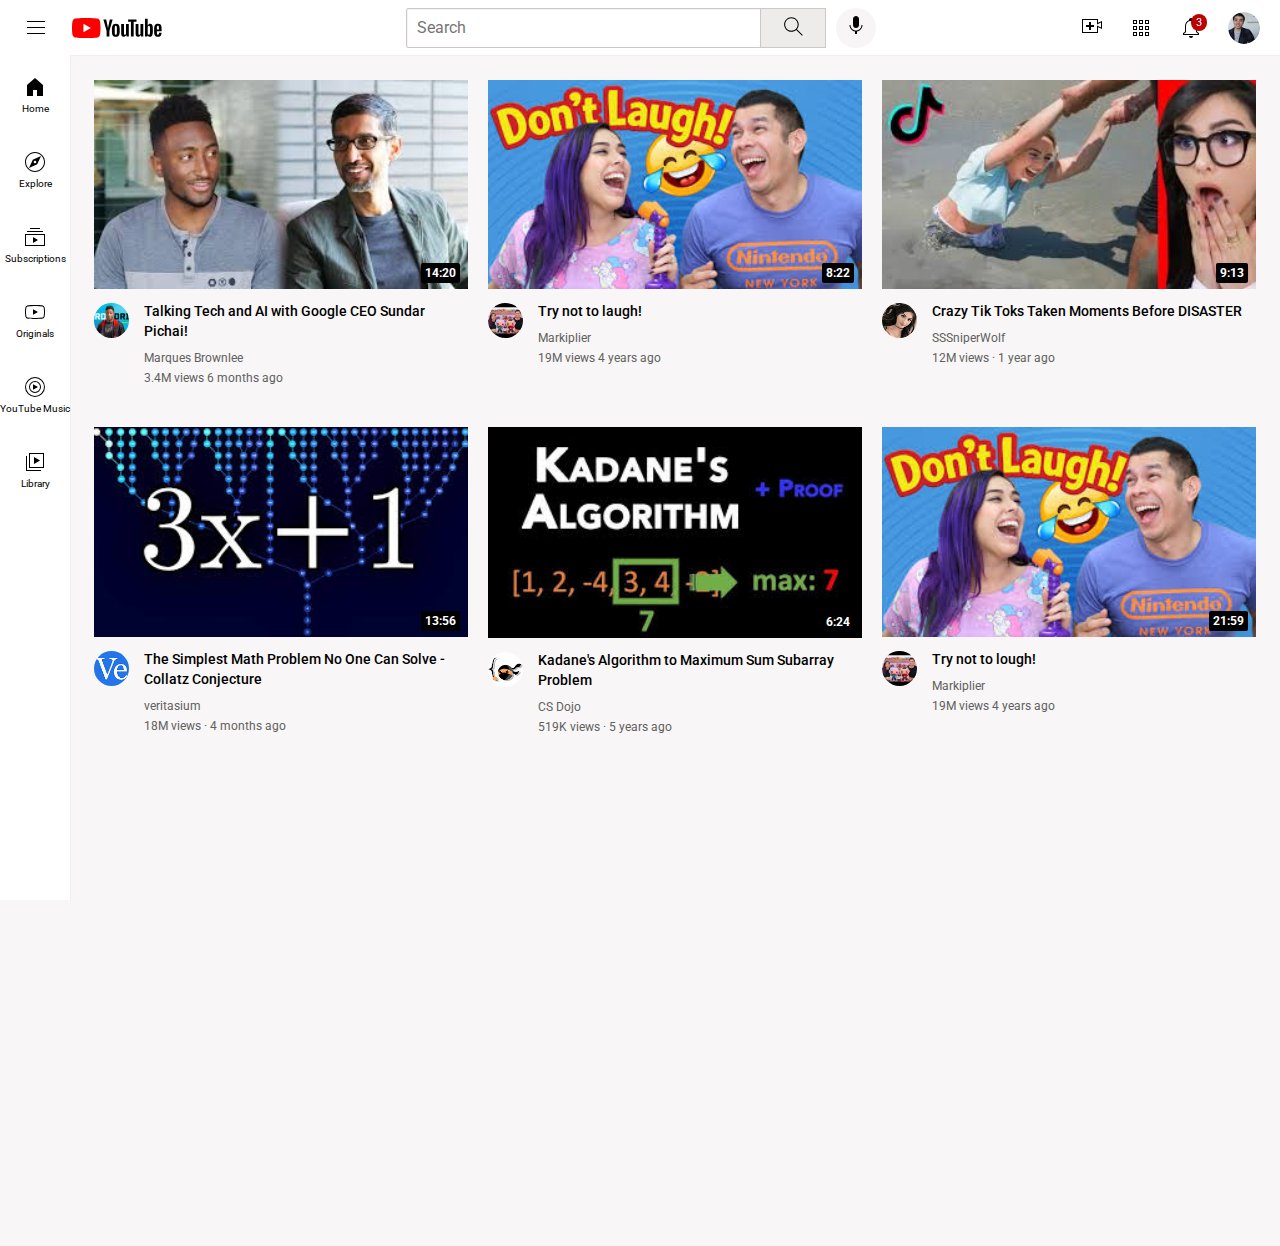
<file: index.html>
<!DOCTYPE html>
<html lang="en">
<head>
    <meta charset="UTF-8">
    <meta name="viewport" content="width=device-width, initial-scale=1.0">
    <title>Youtube-clone2</title>


    <link href="https://fonts.googleapis.com/css2?family=Roboto:wght@100;300;400;500;700;900&display=swap" rel="stylesheet">


    <link rel="stylesheet" href="styles/video.css">
    <link rel="stylesheet" href="styles/general.css">
    <link rel="stylesheet" href="styles/header.css">
    <link rel="stylesheet" href="styles/sidebar.css">
    

</head>

<body style="padding-bottom: 500px;">

        <div class="header">   
            
                <div class="left-section"> 
                    <img class="hamburger-menu" src="icons/hamburger-menu.svg">
                    <img class="youtube-logo" src="icons/youtube-logo.svg">

                 </div>

                    <div class="middle-section">
                        <input class="search-bar" type="searchbox" placeholder="Search">

                        <button class="search-button"> <img class="search-icon"  src="icons/search.svg">
                        <div class="tooltip">Search</div></button>
                        
                        <button class="voice-search-button"> <img class="voice-search-icon" src="icons/voice-search-icon.svg">
                        <div class="tooltip">Search with voice</div></button>
                    </div>


                    <div class="right-section"> 

                        <div class="upload-button">
                            <div> <img class="upload-icon" src="icons/upload.svg">
                            <div class="tooltip"> Create</div>
                            </div>
                        </div>

                            <div class="youtube-apps-tooltip">
                                <img class="youtube-apps-icon" src="icons/youtube-apps.svg">
                            <div class="tooltip">YouTube apps</div> 
                            </div>
                        
                          


                         <div class="nottification-icon-container">
                            <img class="nottification-icon" src="icons/notifications.svg">
                            <div class="nottifications-count">3</div>
                            <div class="tooltip">Nottification</div>
                        </div>
                        <img class="current-user-picture" src="thumbnails/my-channel.jpeg">
                        


                    </div>
         </div>


                <div class="sidebar">
                    <div class="sidebar-link"> <img src="icons/home.svg"><div>Home</div> </div>
                    <div class="sidebar-link"> <img src="icons/explore.svg"><div>Explore</div></div>
                    <div class="sidebar-link"> <img src="icons/subscriptions.svg"><div>Subscriptions</div></div>
                    <div class="sidebar-link"> <img src="icons/originals.svg"><div>Originals</div></div>
                    <div class="sidebar-link"> <img src="icons/youtube-music.svg"><div>YouTube Music</div></div>
                    <div class="sidebar-link"> <img src="icons/library.svg"><div>Library</div></div>
                </div>



    <div class="video-grid">
             <div class="video-preview">
                    <div class="video-picture">
                        <img class="pic" src="thumbnails/thumbnail-1.jpeg">
                        <div class="video-time">14:20</div>
                    </div>
                    <div class="video-description-grid">
                    <div class="video-logo">
                            <img class="logo" src="thumbnails/thumbnail-profile1.jpeg" alt="">

                    </div>

                    <div class="video-info">
                        <p class="video-title"> Talking Tech and AI with 
                            Google CEO Sundar Pichai!</p>
                        <p class="video-author">Marques Brownlee</p>
                        <p class="video-stats"> 3.4M views 6 months ago</p>             

                    </div>
         </div>
        </div>

        <div class="video-preview">
                 <div class="video-picture">
            <img class="pic" src="thumbnails/thumbnail-2.jpeg">
            <div class="video-time">8:22</div>
                </div>
                <div class="video-description-grid">
                     <div class="video-logo">
               <img class="logo" src="thumbnails/thumbnail-profile2.jpeg" alt="">

            </div>

         <div class="video-info">
           <p class="video-title">Try not to laugh!</p>
           <p class="video-author">Markiplier</p>
           <p class="video-stats"> 19M views 4  years ago</p>             

       </div>

        </div>
        </div>


        <div class="video-preview"> 
        <div class="video-picture">
                <img class="pic" src="thumbnails/thumbnail-3.jpeg">
                <div class="video-time">9:13</div>
        </div>
            <div class="video-description-grid">
            <div class="video-logo">
                <img class="logo" src="thumbnails/channel-3.jpeg" alt="">

                </div>

            <div class="video-info">
            <p class="video-title"> Crazy Tik Toks Taken Moments Before DISASTER</p>
            <p class="video-author">SSSniperWolf</p>
            <p class="video-stats"> 12M views · 1 year ago</p>             

        </div>

        </div>
        </div>



        <div class="video-preview">
        <div class="video-picture">
                <img class="pic" src="thumbnails/thumbnail-4.jpeg">
                <div class="video-time">13:56</div>
        </div>
            <div class="video-description-grid">
            <div class="video-logo">
                <img class="logo" src="thumbnails/channel-4.jpeg" alt="">

                </div>

            <div class="video-info">
            <p class="video-title"> 
                The Simplest Math Problem No One Can Solve - Collatz Conjecture
                </p>
            <p class="video-author">veritasium</p>
            <p class="video-stats"> 18M views · 4 months ago</p>             

        </div>

        </div>
        </div>



        <div class="video-preview">
        <div class="video-picture">
                <img class="pic" src="thumbnails/kadanes.jpeg">
                <div class="video-time">6:24</div>
        </div>
            <div class="video-description-grid">
            <div class="video-logo">
           <img class="logo" src="thumbnails/channel-5.jpeg" alt="">

        </div>

     <div class="video-info">
       <p class="video-title"> Kadane's Algorithm to Maximum Sum Subarray Problem</p>
       <p class="video-author">CS Dojo</p>
       <p class="video-stats"> 519K views · 5 years ago</p>             

        </div>

        </div>
     </div>

     <div class="video-preview">
        <div class="video-picture">
             <img class="pic" src="thumbnails/thumbnail-2.jpeg">
             <div class="video-time">21:59</div>
        </div>
          <div class="video-description-grid">
            <div class="video-logo">
                <img class="logo" src="thumbnails/thumbnail-profile2.jpeg" alt="">
 
             </div>
 
          <div class="video-info">
            <p class="video-title">Try not to lough!</p>
            <p class="video-author">Markiplier</p>
            <p class="video-stats"> 19M views 4  years ago</p>             
 
        </div>
 
        </div>
    </div>



    </div>
















</body>
</html>
</file>
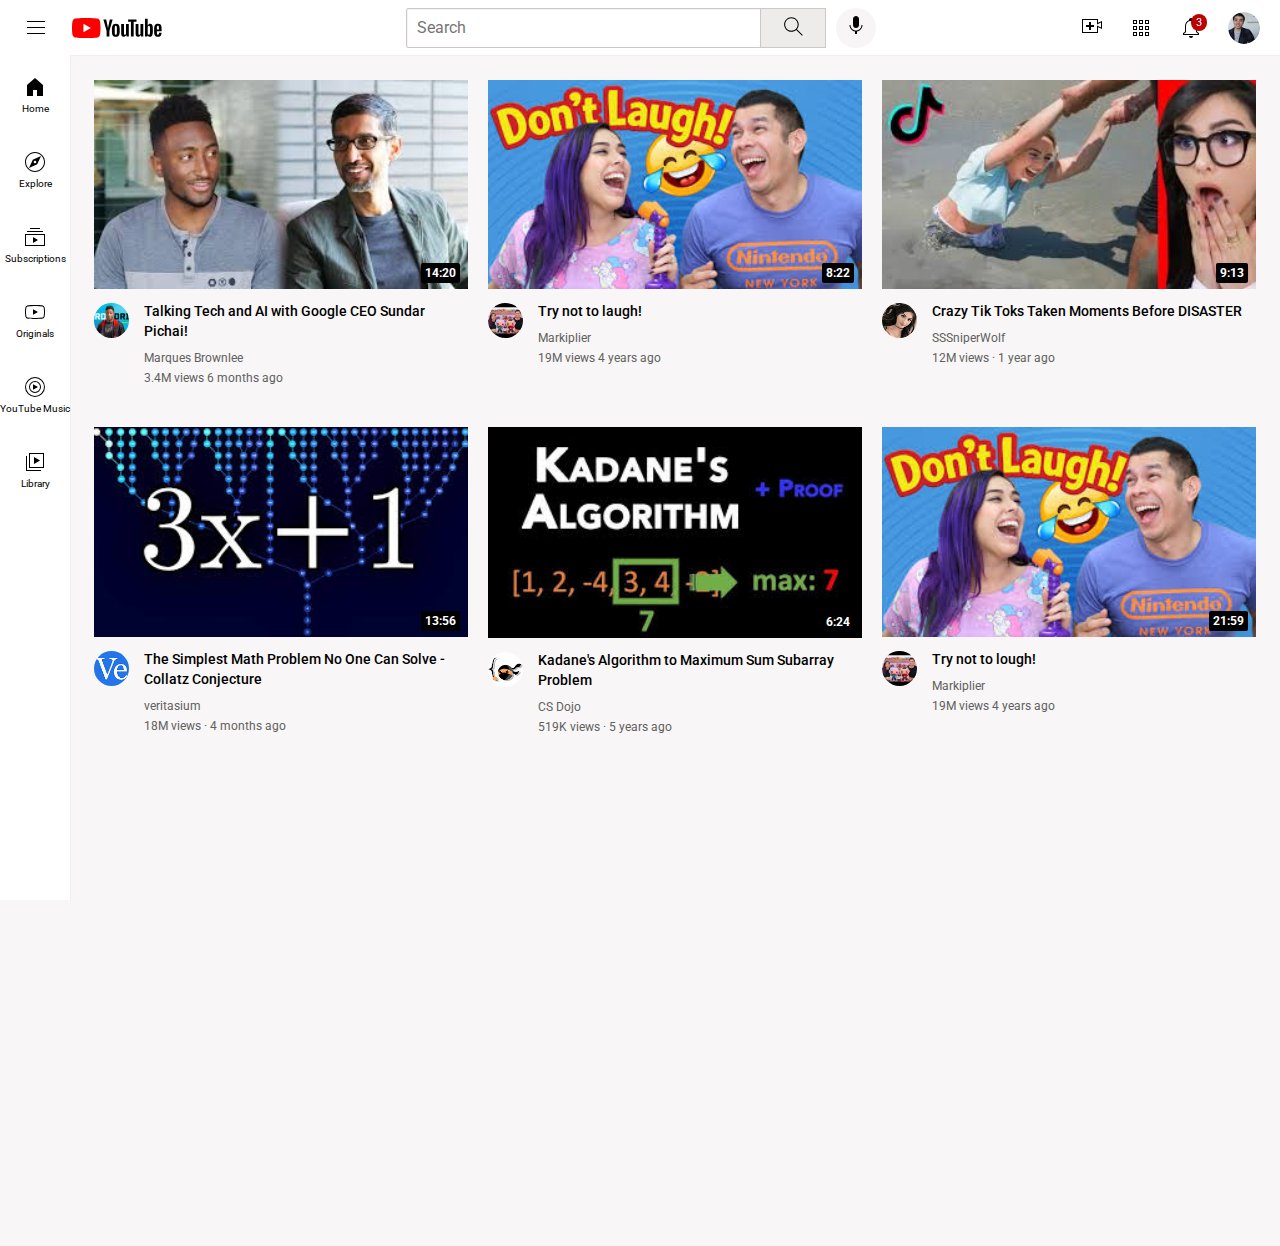
<file: Youtube-clone-2.html>
<!DOCTYPE html>
<html lang="en">
<head>
    <meta charset="UTF-8">
    <meta name="viewport" content="width=device-width, initial-scale=1.0">
    <title>Youtube-clone2</title>


    <link href="https://fonts.googleapis.com/css2?family=Roboto:wght@100;300;400;500;700;900&display=swap" rel="stylesheet">


    <link rel="stylesheet" href="styles/video.css">
    <link rel="stylesheet" href="styles/general.css">
    <link rel="stylesheet" href="styles/header.css">
    <link rel="stylesheet" href="styles/sidebar.css">
    

</head>

<body style="padding-bottom: 500px;">

        <div class="header">   
            
                <div class="left-section"> 
                    <img class="hamburger-menu" src="icons/hamburger-menu.svg">
                    <img class="youtube-logo" src="icons/youtube-logo.svg">

                 </div>

                    <div class="middle-section">
                        <input class="search-bar" type="searchbox" placeholder="Search">

                        <button class="search-button"> <img class="search-icon"  src="icons/search.svg">
                        <div class="tooltip">Search</div></button>
                        
                        <button class="voice-search-button"> <img class="voice-search-icon" src="icons/voice-search-icon.svg">
                        <div class="tooltip">Search with voice</div></button>
                    </div>


                    <div class="right-section"> 

                        <div class="upload-button">
                            <div> <img class="upload-icon" src="icons/upload.svg">
                            <div class="tooltip"> Create</div>
                            </div>
                        </div>

                            <div class="youtube-apps-tooltip">
                                <img class="youtube-apps-icon" src="icons/youtube-apps.svg">
                            <div class="tooltip">YouTube apps</div> 
                            </div>
                        
                          


                         <div class="nottification-icon-container">
                            <img class="nottification-icon" src="icons/notifications.svg">
                            <div class="nottifications-count">3</div>
                            <div class="tooltip">Nottification</div>
                        </div>
                        <img class="current-user-picture" src="thumbnails/my-channel.jpeg">
                        


                    </div>
         </div>


                <div class="sidebar">
                    <div class="sidebar-link"> <img src="icons/home.svg"><div>Home</div> </div>
                    <div class="sidebar-link"> <img src="icons/explore.svg"><div>Explore</div></div>
                    <div class="sidebar-link"> <img src="icons/subscriptions.svg"><div>Subscriptions</div></div>
                    <div class="sidebar-link"> <img src="icons/originals.svg"><div>Originals</div></div>
                    <div class="sidebar-link"> <img src="icons/youtube-music.svg"><div>YouTube Music</div></div>
                    <div class="sidebar-link"> <img src="icons/library.svg"><div>Library</div></div>
                </div>



    <div class="video-grid">
             <div class="video-preview">
                    <div class="video-picture">
                        <img class="pic" src="thumbnails/thumbnail-1.jpeg">
                        <div class="video-time">14:20</div>
                    </div>
                    <div class="video-description-grid">
                    <div class="video-logo">
                            <img class="logo" src="thumbnails/thumbnail-profile1.jpeg" alt="">

                    </div>

                    <div class="video-info">
                        <p class="video-title"> Talking Tech and AI with 
                            Google CEO Sundar Pichai!</p>
                        <p class="video-author">Marques Brownlee</p>
                        <p class="video-stats"> 3.4M views 6 months ago</p>             

                    </div>
         </div>
        </div>

        <div class="video-preview">
                 <div class="video-picture">
            <img class="pic" src="thumbnails/thumbnail-2.jpeg">
            <div class="video-time">8:22</div>
                </div>
                <div class="video-description-grid">
                     <div class="video-logo">
               <img class="logo" src="thumbnails/thumbnail-profile2.jpeg" alt="">

            </div>

         <div class="video-info">
           <p class="video-title">Try not to laugh!</p>
           <p class="video-author">Markiplier</p>
           <p class="video-stats"> 19M views 4  years ago</p>             

       </div>

        </div>
        </div>


        <div class="video-preview"> 
        <div class="video-picture">
                <img class="pic" src="thumbnails/thumbnail-3.jpeg">
                <div class="video-time">9:13</div>
        </div>
            <div class="video-description-grid">
            <div class="video-logo">
                <img class="logo" src="thumbnails/channel-3.jpeg" alt="">

                </div>

            <div class="video-info">
            <p class="video-title"> Crazy Tik Toks Taken Moments Before DISASTER</p>
            <p class="video-author">SSSniperWolf</p>
            <p class="video-stats"> 12M views · 1 year ago</p>             

        </div>

        </div>
        </div>



        <div class="video-preview">
        <div class="video-picture">
                <img class="pic" src="thumbnails/thumbnail-4.jpeg">
                <div class="video-time">13:56</div>
        </div>
            <div class="video-description-grid">
            <div class="video-logo">
                <img class="logo" src="thumbnails/channel-4.jpeg" alt="">

                </div>

            <div class="video-info">
            <p class="video-title"> 
                The Simplest Math Problem No One Can Solve - Collatz Conjecture
                </p>
            <p class="video-author">veritasium</p>
            <p class="video-stats"> 18M views · 4 months ago</p>             

        </div>

        </div>
        </div>



        <div class="video-preview">
        <div class="video-picture">
                <img class="pic" src="thumbnails/kadanes.jpeg">
                <div class="video-time">6:24</div>
        </div>
            <div class="video-description-grid">
            <div class="video-logo">
           <img class="logo" src="thumbnails/channel-5.jpeg" alt="">

        </div>

     <div class="video-info">
       <p class="video-title"> Kadane's Algorithm to Maximum Sum Subarray Problem</p>
       <p class="video-author">CS Dojo</p>
       <p class="video-stats"> 519K views · 5 years ago</p>             

        </div>

        </div>
     </div>

     <div class="video-preview">
        <div class="video-picture">
             <img class="pic" src="thumbnails/thumbnail-2.jpeg">
             <div class="video-time">21:59</div>
        </div>
          <div class="video-description-grid">
            <div class="video-logo">
                <img class="logo" src="thumbnails/thumbnail-profile2.jpeg" alt="">
 
             </div>
 
          <div class="video-info">
            <p class="video-title">Try not to lough!</p>
            <p class="video-author">Markiplier</p>
            <p class="video-stats"> 19M views 4  years ago</p>             
 
        </div>
 
        </div>
    </div>



    </div>
















</body>
</html>
</file>
<file: styles/video.css>
.video-picture{
    position: relative;
}
.video-time{
    background-color: black;
    color: white;
    position: absolute;
    right: 8px;
    bottom: 10px;
    font-size: 12px;
    font-weight: bold;
    padding-left: 4px;
    padding-right: 4px;
    padding-top: 3px;
    padding-bottom: 3px;
    border-radius: 2px;
}


.video-title{
    margin-top: 8px;
    font-weight: 500;
    margin-bottom: 0;
    line-height: 20px;
    font-size: 14px;
}
.video-author{
    margin-top: 10px;
    color: rgb(96,96,96);
    margin-bottom: 0;
    font-size: 12px;
    
}
.video-stats{
    color: rgb(96,96,96);
    margin-top: 6px;
    font-size: 12px;
}
.video-logo{
     margin-top: 10px;
}
.logo{
width: 35px;
height: 35px;
border-radius: 20px;
object-fit: cover;
}
.video-description-grid{     
    display: grid;
    grid-template-columns: 50px 1fr;
}

.pic{
width: 100%;
}

.video-grid{
display: grid;
grid-template-columns: 1fr 1fr 1fr;
column-gap: 20px;
row-gap: 30px;
 }

 @media (max-width:900px) {
    .video-grid{
        grid-template-columns: 1fr 1fr;
    }
}
</file>
<file: styles/general.css>
body{
    margin: 0;
    padding-top: 80px;
    padding-left: 94px;
    padding-right: 24px;
    background-color: rgb(248, 246, 246);
    font-family: roboto;
    
}
</file>
<file: styles/header.css>
.header{
    height: 55px;
    display: flex;
    flex-direction: row;
    justify-content: space-between;
    position: fixed;
    top: 0;
    left: 0;
    right: 0;
    background-color: white;
    border-bottom-width: 1px;
    border-bottom-style: solid;
    border-bottom-color: rgb(240, 238, 238);
    z-index: 100;
}


.left-section{
    display: flex;
    align-items: center;
}

.hamburger-menu{
    height: 24px;
    margin-left: 24px;
    margin-right: 20px;
}
.youtube-logo{
    height: 20px;
    margin-left: 4px;
}


.middle-section{
    display: flex;
    flex: 1; 
    margin-left: 100px;
    margin-right: 60px;
    max-width: 470px;
    align-items: center;}

.search-bar{
    
    flex: 1;
    height: 36px;
    padding-left: 10px;
    font-size: 15px;
    border-width: 1px;
    border-style: solid;
    border-color: rgb(206, 199, 199);
    border-radius: 2px;
    box-shadow: inset 1px 1px 1px rgba(0, 0, 0, 0.05);
    width: 0;

}
.search-bar::placeholder{
    font-family: roboto, arial;
    font-size: 16px;
    
}

.search-button{
    height: 40px;
    width: 66px;
    background-color: rgb(238, 235, 235);
    border-width: 1px;
    border-style: solid;
    border-color: rgb(206, 199, 199);
    margin-left: -1px;
    margin-right: 10px;
    
}
.search-button, 
.voice-search-button,
.upload-button,
.youtube-apps-tooltip,
.nottification-icon-container
{
    position: relative;
    display: flex;
    justify-content: center;
}

 .tooltip{
    position: absolute;
    top:45px;
    background-color: rgb(113, 109, 109);
    color: white;
    font-size: 12px;
    font-family: roboto;
    padding-left: 5px;
    padding-right: 5px;
    padding-top: 4px;
    padding-bottom: 4px;
    border-radius: 2px;
    opacity: 0;
    transition: opacity 0.15s;
    pointer-events: none;
    white-space: nowrap;
}
.search-button:hover .tooltip,
.voice-search-button:hover .tooltip,
.upload-icon-container:hover .tooltip,
.upload-button:hover .tooltip,
.youtube-apps-tooltip:hover .tooltip,
.nottification-icon-container:hover .tooltip
{
    opacity: 1;
   }
   

.search-icon{
    height: 25px;
    margin-top: 4px;
}
.voice-search-button{
    height: 40px;
    width: 40px;
    border-radius: 20px;
    border: none;
    background-color: rgb(247, 245, 245);

}
.voice-search-icon{
    height: 24px;
    margin-top: 4px;
    
}


.right-section{
    display: flex;
    align-items: center;
    justify-content: space-between;
    margin-right: 20px;
    width: 180px;
flex-shrink: 0;}
    
.upload-icon { height: 24px;}

.youtube-apps-icon { height: 24px;}

.nottification-icon { height: 24px;}

.current-user-picture{
    height: 32px;
    border-radius: 16px;
}

.nottification-icon-container{
position: relative;
}
.nottifications-count{
    position: absolute;
    top: -2px;
    right: -4px;
    background-color: rgb(188, 3, 3);
    color: white;
    font-size: 11px;
    padding-left: 5px;
    padding-right: 5px;
    padding-top: 2px;
    padding-bottom: 2px;
    border-radius: 10px;
}
</file>
<file: styles/sidebar.css>
.sidebar{
    position: fixed;
    width: 70px;
    left: 0;
    top: 55px;
    bottom: 0;
    background-color: white;
    border-right-color: rgb(240, 238, 238);
    border-right-width: 1px;
    border-right-style: solid;
    z-index: 200;
    padding-top: 2px;
}

.sidebar-link{
height: 75px;
display: flex;
justify-content: center;
align-items: center;
flex-direction: column;
cursor: pointer;

    
}
.sidebar-link:hover{
    background-color: rgb(219, 216, 216);
    
}

.sidebar-link img{
    height: 24px;
    margin-bottom: 4px;
}

.sidebar-link div{
    font-size: 10px;
}
</file>
